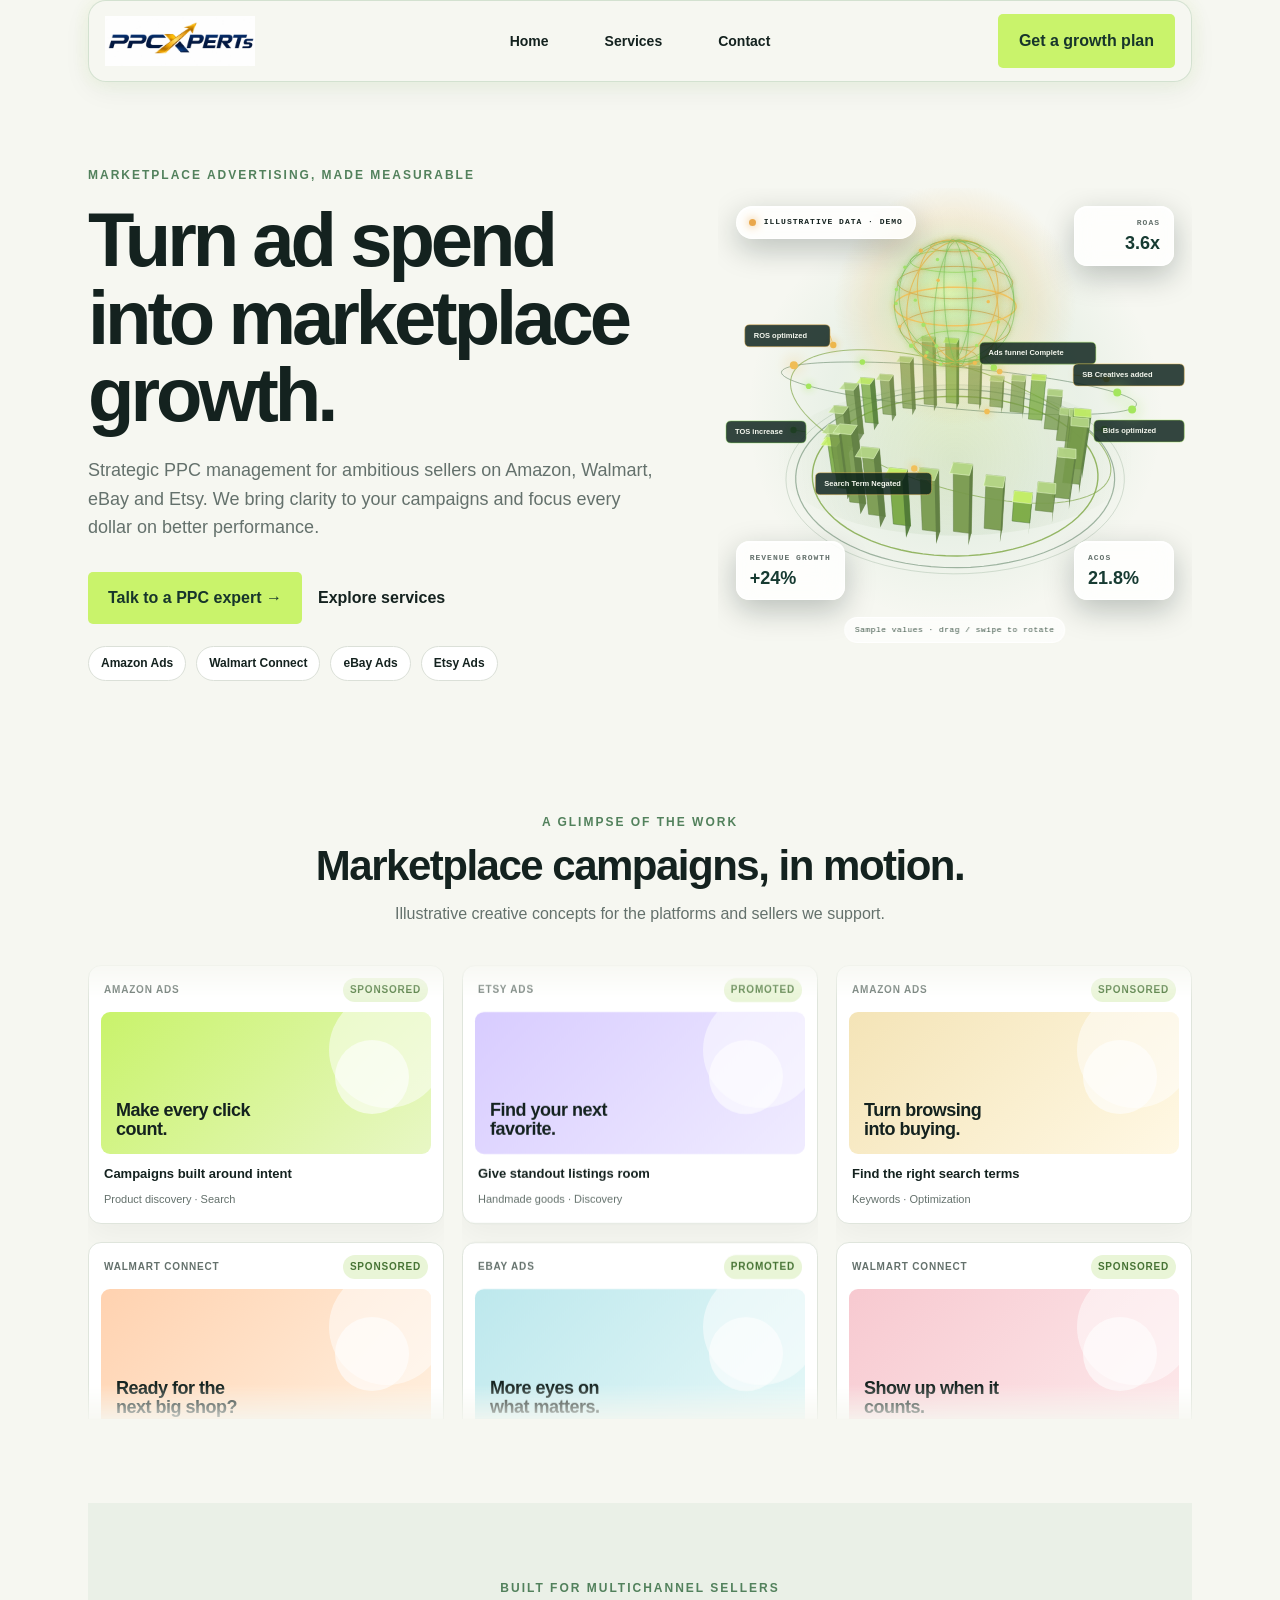
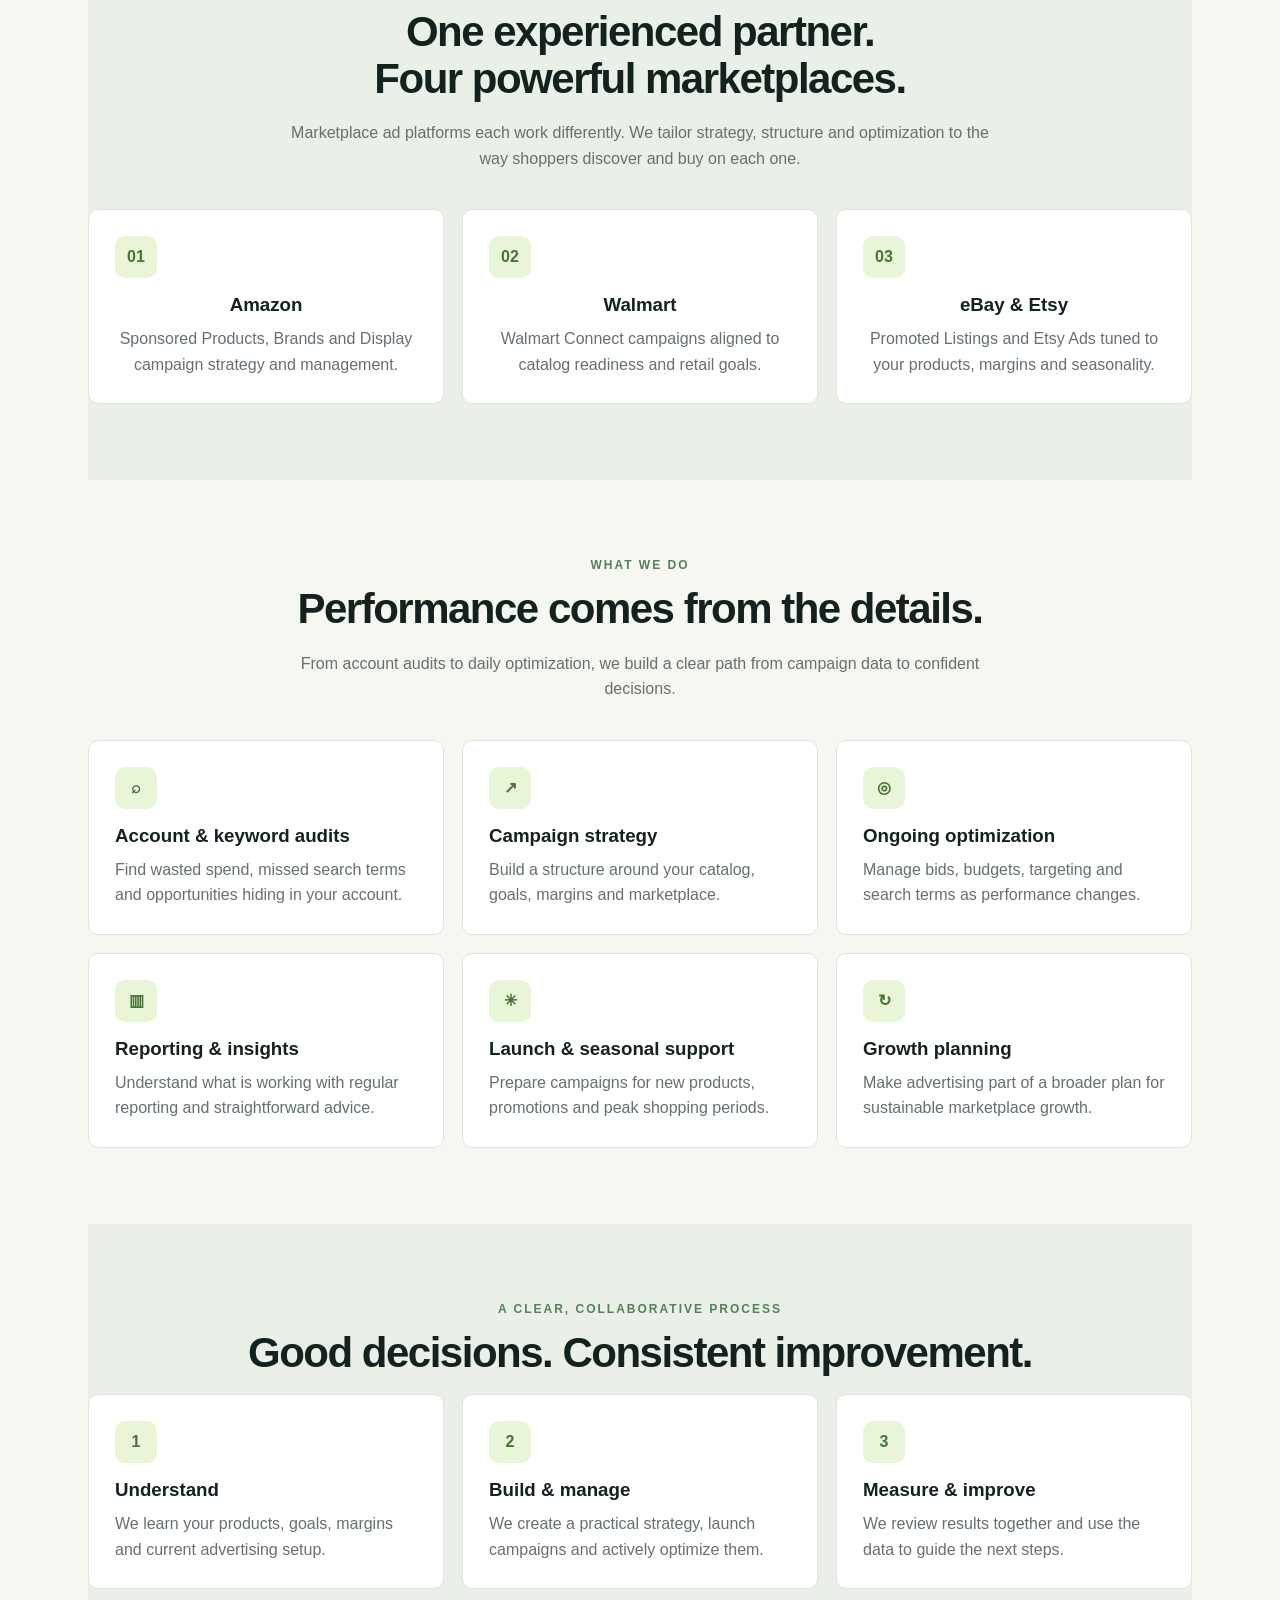
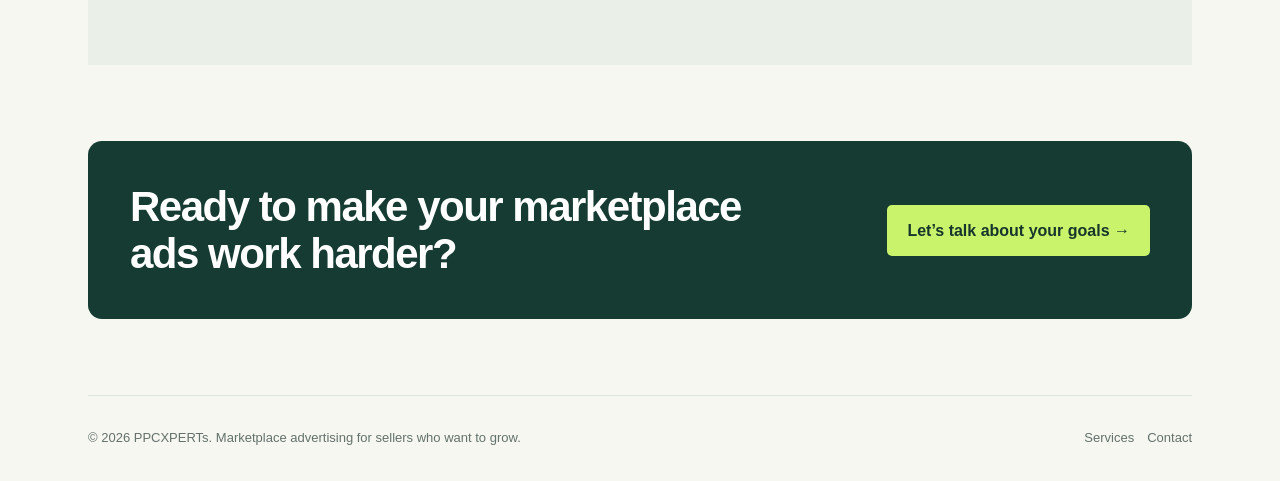
<file: index.html>
<!doctype html><html lang="en"><head><meta charset="utf-8"><meta name="viewport" content="width=device-width,initial-scale=1"><link rel="icon" href="favicon.ico" sizes="any"><link rel="shortcut icon" href="favicon.ico"><link rel="icon" type="image/png" sizes="16x16" href="favicon-16x16.png"><link rel="icon" type="image/png" sizes="32x32" href="favicon-32x32.png"><link rel="apple-touch-icon" sizes="180x180" href="apple-touch-icon.png"><link rel="manifest" href="site.webmanifest"><meta name="theme-color" content="#ffffff"><title>PPCXPERTs | Marketplace Ads That Grow</title><meta name="description" content="PPCXPERTs manages marketplace advertising for Amazon, Walmart, eBay and Etsy sellers."><style>
:root{--ink:#14221f;--muted:#64716c;--paper:#f6f7f1;--green:#c9f36b;--dark:#153b32;--line:#dfe5dc}*{box-sizing:border-box}body{margin:0;background:var(--paper);color:var(--ink);font:16px/1.6 Inter,Arial,sans-serif}a{color:inherit;text-decoration:none}.wrap{max-width:1160px;margin:auto;padding:0 28px}header{height:82px;padding:0 16px;display:grid;grid-template-columns:1fr auto 1fr;align-items:center;justify-content:space-between;border-bottom:1px solid var(--line)}.logo{grid-column:1;grid-row:1;display:block;width:150px;flex-shrink:0;line-height:0}.logo img{display:block;width:100%;height:auto;max-height:52px;object-fit:contain}nav{grid-column:2;grid-row:1;display:flex;justify-content:center;gap:34px;align-items:center;font-weight:650;font-size:14px}.btn{display:inline-block;padding:13px 20px;background:var(--green);border-radius:5px;font-weight:800;color:#17352b}.header-cta{grid-column:3;grid-row:1;justify-self:end;white-space:nowrap}.hero{padding:84px 0 76px;display:grid;grid-template-columns:1.1fr .9fr;gap:50px;align-items:center}.eyebrow{font-size:12px;letter-spacing:2px;text-transform:uppercase;font-weight:800;color:#52815c}.hero h1{font-size:clamp(46px,6vw,76px);line-height:1.02;letter-spacing:-4px;margin:16px 0 22px}.hero p{font-size:18px;color:var(--muted);max-width:570px}.hero .actions{display:flex;gap:16px;align-items:center;margin-top:30px}.textlink{font-weight:750}.visual.scene-visual{min-height:470px;border-radius:18px;padding:0;color:white;position:relative;overflow:hidden;isolation:isolate;background:transparent;cursor:grab;touch-action:pan-y;user-select:none;-webkit-user-select:none;box-shadow:none}.visual.scene-visual:active{cursor:grabbing}.scene-visual:before{content:"";position:absolute;z-index:0;width:min(90%,420px);aspect-ratio:1;border-radius:50%;left:50%;top:48%;transform:translate(-50%,-50%);background:radial-gradient(circle,rgba(201,243,107,.16) 0%,rgba(84,166,109,.08) 42%,transparent 70%);pointer-events:none}.scene-canvas{position:absolute;inset:0;z-index:1;width:100%;height:100%;display:block}.scene-badge,.scene-chip,.scene-hint{position:absolute;z-index:2;color:var(--ink);background:rgba(255,255,255,.82);border:1px solid #ffffffd9;backdrop-filter:blur(12px) saturate(150%);-webkit-backdrop-filter:blur(12px) saturate(150%);box-shadow:0 10px 30px #071b1640,inset 0 1px 0 #ffffff}.scene-badge{top:18px;left:18px;display:flex;align-items:center;gap:8px;border-radius:30px;padding:9px 12px;font-family:ui-monospace,Consolas,monospace;font-size:8px;font-weight:800;letter-spacing:1px}.scene-dot{width:7px;height:7px;border-radius:50%;background:#e9a74c;box-shadow:0 0 10px #e9a74c}.scene-chip{display:flex;flex-direction:column;gap:3px;min-width:100px;padding:10px 13px;border-radius:13px;pointer-events:none;animation:sceneChipBob 6s ease-in-out infinite}.scene-chip small{display:block;color:#64716c;font-family:ui-monospace,Consolas,monospace;font-size:8px;font-weight:700;letter-spacing:1px;text-transform:uppercase}.scene-chip strong{display:block;color:#173b32;font-size:18px;line-height:1.2;font-weight:850}.scene-stat{right:18px;top:18px;text-align:right}.scene-growth{left:18px;bottom:58px;animation-delay:-2s}.scene-acos{right:18px;bottom:58px;animation-delay:-4s}.scene-hint{left:50%;bottom:15px;transform:translateX(-50%);border-radius:30px;padding:6px 10px;font-family:ui-monospace,Consolas,monospace;font-size:8px;letter-spacing:.45px;white-space:nowrap;background:rgba(255,255,255,.7);color:#40584a;box-shadow:none}.scene-visual:focus-visible{outline:3px solid var(--green);outline-offset:4px}@keyframes sceneChipBob{50%{translate:0 -5px}}@media(max-width:760px){.visual.scene-visual{min-height:360px;border-radius:16px}.scene-badge{top:12px;left:12px;padding:8px 10px;font-size:7px}.scene-stat{right:12px;top:12px}.scene-growth{left:12px;bottom:52px}.scene-acos{right:12px;bottom:52px}.scene-hint{bottom:12px;padding:5px 8px;font-size:7px}.scene-chip{min-width:88px;padding:8px 10px}.scene-chip strong{font-size:16px}}@media(max-width:390px){.visual.scene-visual{min-height:330px}.scene-badge{max-width:48%;font-size:6.5px;letter-spacing:.6px}.scene-chip{min-width:82px}.scene-chip strong{font-size:15px}.scene-hint{font-size:6.5px}}@media(prefers-reduced-motion:reduce){.scene-chip{animation:none}}.platforms{display:flex;gap:10px;flex-wrap:wrap;margin-top:22px}.pill{padding:7px 12px;border:1px solid #dbe0d8;border-radius:30px;background:#fff;font-weight:700;font-size:12px}.section{padding:76px 0}.center{text-align:center}.center h2,.section h2{font-size:42px;line-height:1.12;letter-spacing:-1.5px;margin:10px 0 18px}.lead{color:var(--muted);max-width:700px;margin:0 auto 38px}.cards{display:grid;grid-template-columns:repeat(3,1fr);gap:18px}.card{background:#fff;border:1px solid var(--line);padding:26px;border-radius:10px}.card h3{margin:12px 0 6px}.card p{margin:0;color:var(--muted)}.icon{width:42px;height:42px;border-radius:10px;background:#e9f5d7;display:grid;place-items:center;font-weight:900;color:#477435}.proof{background:#eaf0e7}.quotes{display:grid;grid-template-columns:repeat(3,1fr);gap:18px}.quote{background:white;padding:24px;border-radius:10px}.quote p{font-size:16px}.quote b{display:block;margin-top:18px}.band{background:var(--dark);color:white;border-radius:14px;padding:42px;display:flex;justify-content:space-between;align-items:center;gap:24px}.band h2{margin:0;max-width:650px}.footer{padding:32px 0;color:var(--muted);border-top:1px solid var(--line);font-size:13px}.footrow{display:flex;justify-content:space-between;gap:20px}@media(max-width:760px){nav{gap:14px}.hero{grid-template-columns:1fr;padding:55px 0}.hero h1{letter-spacing:-2px}.cards,.quotes{grid-template-columns:1fr}.band{display:block}.band .btn{margin-top:22px}.center h2,.section h2{font-size:34px}}@media(max-width:470px){header{height:auto;padding:18px 0;grid-template-columns:1fr auto;grid-template-rows:auto auto;row-gap:12px}.logo{grid-column:1;grid-row:1}nav{grid-column:1 / -1;grid-row:2;justify-content:space-between;margin-top:0}.header-cta{grid-column:2;grid-row:1;padding:10px 13px;font-size:13px}}@media(max-width:390px){.logo{width:132px}.header-cta{padding:9px 10px;font-size:11px}}

/* Cascading campaign creative wall */
.creative-section{padding:56px 0 76px}
.creative-intro{text-align:center;max-width:680px;margin:0 auto 30px}
.creative-intro h2{margin:10px 0 12px}
.creative-intro p{color:var(--muted);margin:0}
.creative-wall{height:470px;display:grid;grid-template-columns:repeat(3,minmax(0,1fr));gap:18px;overflow:hidden;padding:8px 0;position:relative;mask-image:linear-gradient(to bottom,transparent,#000 9%,#000 91%,transparent)}
.creative-column{overflow:hidden}
.creative-track{display:flex;flex-direction:column;gap:0;will-change:transform}
.creative-column:nth-child(1) .creative-track{animation:creative-rise 30s linear infinite}
.creative-column:nth-child(2) .creative-track{animation:creative-fall 36s linear infinite}
.creative-column:nth-child(3) .creative-track{animation:creative-rise 33s linear infinite}
.creative-wall:hover .creative-track{animation-play-state:paused}
@keyframes creative-rise{to{transform:translateY(-50%)}}
@keyframes creative-fall{from{transform:translateY(-50%)}to{transform:translateY(0)}}
.creative-card{background:#fff;border:1px solid var(--line);border-radius:13px;padding:12px;margin-bottom:18px;box-shadow:0 12px 30px #14221f0b}
.creative-topline{display:flex;justify-content:space-between;align-items:center;font-size:10px;font-weight:800;letter-spacing:.08em;text-transform:uppercase;color:var(--muted);margin:0 3px 10px}
.creative-topline b{color:#477435;background:#e9f5d7;padding:4px 7px;border-radius:20px}
.ad-art{height:142px;border-radius:9px;position:relative;overflow:hidden;padding:15px;display:flex;align-items:flex-end}
.ad-art:before{content:"";position:absolute;width:116px;height:116px;border-radius:50%;right:-14px;top:-20px;background:#ffffff80}
.ad-art:after{content:"";position:absolute;width:74px;height:74px;border-radius:50%;right:22px;top:28px;background:#ffffff9c}
.ad-art strong{position:relative;z-index:1;max-width:145px;font-size:18px;line-height:1.05;letter-spacing:-.5px}
.art-green{background:linear-gradient(135deg,#c9f36b,#e8f7c5)}
.art-lilac{background:linear-gradient(135deg,#d8ccff,#f0ecff)}
.art-peach{background:linear-gradient(135deg,#ffd2b0,#fff0df)}
.art-blue{background:linear-gradient(135deg,#bde8ed,#e6f8f8)}
.art-cream{background:linear-gradient(135deg,#f4e4b7,#fff8e4)}
.art-rose{background:linear-gradient(135deg,#f7c9d0,#fde9eb)}
.creative-caption{padding:10px 3px 1px}
.creative-caption strong{display:block;font-size:13px}
.creative-caption span{font-size:11px;color:var(--muted)}
@media(max-width:760px){.creative-wall{height:390px;grid-template-columns:repeat(2,minmax(0,1fr));gap:12px}.creative-column:nth-child(3){display:none}.ad-art{height:120px}.creative-section{padding:38px 0 58px}}
@media(prefers-reduced-motion:reduce){.creative-track{animation:none!important;transform:none!important}.creative-wall{mask-image:none}}
nav a{display:inline-block;position:relative;transform-origin:center;transition:transform .24s cubic-bezier(.2,.8,.2,1),color .2s ease}nav a:hover,nav a:focus-visible{transform:scale(1.3);z-index:2}@media(prefers-reduced-motion:reduce){nav a{transition:none}}nav a{padding:8px 10px;border:1px solid transparent;border-radius:999px;transition:transform .24s cubic-bezier(.2,.8,.2,1),color .2s ease,border-color .2s ease,box-shadow .2s ease,background-color .2s ease}nav a:hover,nav a:focus-visible{border-color:rgba(123,181,77,.75);background:rgba(201,243,107,.14);box-shadow:0 0 8px rgba(125,188,81,.45),0 0 18px rgba(125,188,81,.28),inset 0 0 7px rgba(201,243,107,.2)}@media(prefers-reduced-motion:reduce){nav a{transition:none}}.header-cta{transition:transform .24s cubic-bezier(.2,.8,.2,1),box-shadow .22s ease,border-color .22s ease; border:1px solid transparent}.header-cta:hover,.header-cta:focus-visible{transform:scale(1.06);border-color:rgba(98,150,57,.65);box-shadow:0 0 8px rgba(125,188,81,.5),0 0 20px rgba(125,188,81,.32),inset 0 0 7px rgba(255,255,255,.42)}@media(prefers-reduced-motion:reduce){.header-cta{transition:none}}header{position:sticky;top:0;z-index:100;background:rgba(246,247,241,.94);backdrop-filter:blur(14px);-webkit-backdrop-filter:blur(14px)}@media(max-width:470px){header{top:0}}@media(prefers-reduced-motion:reduce){header{scroll-behavior:auto}}
header{border:1px solid rgba(92,151,91,.22);border-bottom-color:rgba(92,151,91,.22);border-radius:18px;box-shadow:0 8px 28px rgba(21,59,50,.06),0 0 18px rgba(201,243,107,.12);transition:box-shadow .25s ease,border-color .25s ease,transform .25s ease}@media(hover:hover){header:hover{border-color:rgba(92,151,91,.52);box-shadow:0 10px 32px rgba(21,59,50,.1),0 0 24px rgba(201,243,107,.35);transform:translateY(-1px)}}header:focus-within{border-color:rgba(92,151,91,.52);box-shadow:0 10px 32px rgba(21,59,50,.1),0 0 24px rgba(201,243,107,.35)}@media(max-width:470px){header{padding:12px;border-radius:14px}}@media(prefers-reduced-motion:reduce){header{transition:none}header:hover{transform:none}}</style></head><body><div class="wrap"><header><a class="logo" href="index.html" aria-label="PPCXPERTs home"><img src="Website%20Logo.jpeg" alt="PPCXPERTs"></a><nav><a href="index.html">Home</a><a href="services.html">Services</a><a href="contact.html">Contact</a></nav><a class="btn header-cta" href="contact.html">Get a growth plan</a></header><main><section class="hero"><div><div class="eyebrow">Marketplace advertising, made measurable</div><h1>Turn ad spend into marketplace growth.</h1><p>Strategic PPC management for ambitious sellers on Amazon, Walmart, eBay and Etsy. We bring clarity to your campaigns and focus every dollar on better performance.</p><div class="actions"><a class="btn" href="contact.html">Talk to a PPC expert →</a><a class="textlink" href="services.html">Explore services</a></div><div class="platforms"><span class="pill">Amazon Ads</span><span class="pill">Walmart Connect</span><span class="pill">eBay Ads</span><span class="pill">Etsy Ads</span></div></div><div class="visual scene-visual" role="img" aria-label="Interactive 3D marketplace performance illustration with rotating bars and orbit callouts for bids optimized, search terms negated, TOS increase, ROS optimized, ads funnel complete, and SB creatives added. The performance values are illustrative. Drag or use the arrow keys to rotate." tabindex="0"><canvas class="scene-canvas" aria-hidden="true"></canvas><div class="scene-badge"><span class="scene-dot"></span>ILLUSTRATIVE DATA · DEMO</div><div class="scene-chip scene-stat"><small>ROAS</small><strong class="scene-number" data-count="3.6" data-suffix="x" data-decimals="1">3.6x</strong></div><div class="scene-chip scene-growth"><small>Revenue growth</small><strong class="scene-number" data-count="24" data-prefix="+" data-suffix="%">+24%</strong></div><div class="scene-chip scene-acos"><small>ACoS</small><strong class="scene-number" data-count="21.8" data-suffix="%" data-decimals="1">21.8%</strong></div><div class="scene-hint">Sample values · drag / swipe to rotate</div></div></section>
<section class="section creative-section">
<div class="creative-intro"><div class="eyebrow">A glimpse of the work</div><h2>Marketplace campaigns, in motion.</h2><p>Illustrative creative concepts for the platforms and sellers we support.</p></div>
<div class="creative-wall" role="img" aria-label="Illustrative marketplace ad concepts moving in cascading columns">
<div class="creative-column"><div class="creative-track">
<article class="creative-card"><div class="creative-topline"><span>Amazon Ads</span><b>Sponsored</b></div><div class="ad-art art-green"><strong>Make every click count.</strong></div><div class="creative-caption"><strong>Campaigns built around intent</strong><span>Product discovery · Search</span></div></article>
<article class="creative-card"><div class="creative-topline"><span>Walmart Connect</span><b>Sponsored</b></div><div class="ad-art art-peach"><strong>Ready for the next big shop?</strong></div><div class="creative-caption"><strong>Reach shoppers at the shelf</strong><span>Retail media · Growth</span></div></article>
<article class="creative-card"><div class="creative-topline"><span>Amazon Ads</span><b>Sponsored</b></div><div class="ad-art art-green"><strong>Make every click count.</strong></div><div class="creative-caption"><strong>Campaigns built around intent</strong><span>Product discovery · Search</span></div></article>
<article class="creative-card"><div class="creative-topline"><span>Walmart Connect</span><b>Sponsored</b></div><div class="ad-art art-peach"><strong>Ready for the next big shop?</strong></div><div class="creative-caption"><strong>Reach shoppers at the shelf</strong><span>Retail media · Growth</span></div></article>
</div></div>
<div class="creative-column"><div class="creative-track">
<article class="creative-card"><div class="creative-topline"><span>Etsy Ads</span><b>Promoted</b></div><div class="ad-art art-lilac"><strong>Find your next favorite.</strong></div><div class="creative-caption"><strong>Give standout listings room</strong><span>Handmade goods · Discovery</span></div></article>
<article class="creative-card"><div class="creative-topline"><span>eBay Ads</span><b>Promoted</b></div><div class="ad-art art-blue"><strong>More eyes on what matters.</strong></div><div class="creative-caption"><strong>Visibility with a purpose</strong><span>Promoted listings · Reach</span></div></article>
<article class="creative-card"><div class="creative-topline"><span>Etsy Ads</span><b>Promoted</b></div><div class="ad-art art-lilac"><strong>Find your next favorite.</strong></div><div class="creative-caption"><strong>Give standout listings room</strong><span>Handmade goods · Discovery</span></div></article>
<article class="creative-card"><div class="creative-topline"><span>eBay Ads</span><b>Promoted</b></div><div class="ad-art art-blue"><strong>More eyes on what matters.</strong></div><div class="creative-caption"><strong>Visibility with a purpose</strong><span>Promoted listings · Reach</span></div></article>
</div></div>
<div class="creative-column"><div class="creative-track">
<article class="creative-card"><div class="creative-topline"><span>Amazon Ads</span><b>Sponsored</b></div><div class="ad-art art-cream"><strong>Turn browsing into buying.</strong></div><div class="creative-caption"><strong>Find the right search terms</strong><span>Keywords · Optimization</span></div></article>
<article class="creative-card"><div class="creative-topline"><span>Walmart Connect</span><b>Sponsored</b></div><div class="ad-art art-rose"><strong>Show up when it counts.</strong></div><div class="creative-caption"><strong>Smarter seasonal planning</strong><span>Retail moments · Strategy</span></div></article>
<article class="creative-card"><div class="creative-topline"><span>Amazon Ads</span><b>Sponsored</b></div><div class="ad-art art-cream"><strong>Turn browsing into buying.</strong></div><div class="creative-caption"><strong>Find the right search terms</strong><span>Keywords · Optimization</span></div></article>
<article class="creative-card"><div class="creative-topline"><span>Walmart Connect</span><b>Sponsored</b></div><div class="ad-art art-rose"><strong>Show up when it counts.</strong></div><div class="creative-caption"><strong>Smarter seasonal planning</strong><span>Retail moments · Strategy</span></div></article>
</div></div>
</div>
</section><section class="section center proof"><div class="eyebrow">Built for multichannel sellers</div><h2>One experienced partner.<br>Four powerful marketplaces.</h2><p class="lead">Marketplace ad platforms each work differently. We tailor strategy, structure and optimization to the way shoppers discover and buy on each one.</p><div class="cards"><article class="card"><div class="icon">01</div><h3>Amazon</h3><p>Sponsored Products, Brands and Display campaign strategy and management.</p></article><article class="card"><div class="icon">02</div><h3>Walmart</h3><p>Walmart Connect campaigns aligned to catalog readiness and retail goals.</p></article><article class="card"><div class="icon">03</div><h3>eBay & Etsy</h3><p>Promoted Listings and Etsy Ads tuned to your products, margins and seasonality.</p></article></div></section><section class="section"><div class="center"><div class="eyebrow">What we do</div><h2>Performance comes from the details.</h2><p class="lead">From account audits to daily optimization, we build a clear path from campaign data to confident decisions.</p></div><div class="cards"><article class="card"><div class="icon">⌕</div><h3>Account & keyword audits</h3><p>Find wasted spend, missed search terms and opportunities hiding in your account.</p></article><article class="card"><div class="icon">↗</div><h3>Campaign strategy</h3><p>Build a structure around your catalog, goals, margins and marketplace.</p></article><article class="card"><div class="icon">◎</div><h3>Ongoing optimization</h3><p>Manage bids, budgets, targeting and search terms as performance changes.</p></article><article class="card"><div class="icon">▥</div><h3>Reporting & insights</h3><p>Understand what is working with regular reporting and straightforward advice.</p></article><article class="card"><div class="icon">✳</div><h3>Launch & seasonal support</h3><p>Prepare campaigns for new products, promotions and peak shopping periods.</p></article><article class="card"><div class="icon">↻</div><h3>Growth planning</h3><p>Make advertising part of a broader plan for sustainable marketplace growth.</p></article></div></section><section class="section proof"><div class="center"><div class="eyebrow">A clear, collaborative process</div><h2>Good decisions. Consistent improvement.</h2></div><div class="cards"><article class="card"><div class="icon">1</div><h3>Understand</h3><p>We learn your products, goals, margins and current advertising setup.</p></article><article class="card"><div class="icon">2</div><h3>Build & manage</h3><p>We create a practical strategy, launch campaigns and actively optimize them.</p></article><article class="card"><div class="icon">3</div><h3>Measure & improve</h3><p>We review results together and use the data to guide the next steps.</p></article></div></section><section class="section"><div class="band"><h2>Ready to make your marketplace ads work harder?</h2><a class="btn" href="contact.html">Let’s talk about your goals →</a></div></section></main><footer class="footer"><div class="footrow"><span>© 2026 PPCXPERTs. Marketplace advertising for sellers who want to grow.</span><span><a href="services.html">Services</a>　<a href="contact.html">Contact</a></span></div></footer></div><script>
(function(){
  var scene=document.querySelector(".scene-visual");
  var canvas=document.querySelector(".scene-canvas");
  if(!scene||!canvas)return;
  var ctx=canvas.getContext("2d",{alpha:true});
  if(!ctx)return;
  var w=0,h=0,dpr=1,rotation=-0.35,tilt=0.58,sphereRotation=0,sphereOffset=0,sphereTarget=0,nextSphereMove=0,dragging=false,lastX=0,lastY=0,raf=0,visible=true,resizeObserver;
  var reduced=window.matchMedia("(prefers-reduced-motion: reduce)").matches;
  var camera=8.5;
  function animateNumbers(){
    var nums=scene.querySelectorAll("[data-count]");
    nums.forEach(function(el){
      var target=parseFloat(el.getAttribute("data-count"))||0;
      var dec=parseInt(el.getAttribute("data-decimals")||"0",10);
      var pre=el.getAttribute("data-prefix")||"",suf=el.getAttribute("data-suffix")||"";
      function paint(value){el.textContent=pre+(dec?value.toFixed(dec):String(Math.round(value)))+suf;}
      if(reduced){paint(target);return;}
      var start=null,duration=1100;
      function tick(now){
        if(start===null)start=now;
        var p=Math.min((now-start)/duration,1),ease=1-Math.pow(1-p,3);
        paint(target*ease);
        if(p<1)requestAnimationFrame(tick);else paint(target);
      }
      requestAnimationFrame(tick);
    });
  }
  function resize(){
    var box=scene.getBoundingClientRect();
    w=Math.max(1,box.width);h=Math.max(1,box.height);
    dpr=Math.min(window.devicePixelRatio||1,1.6);
    canvas.width=Math.round(w*dpr);canvas.height=Math.round(h*dpr);
    ctx.setTransform(dpr,0,0,dpr,0,0);
    schedule();
  }
  function project(x,y,z){
    var c=Math.cos(rotation),s=Math.sin(rotation);
    var rx=x*c+z*s,rz=-x*s+z*c;
    var ct=Math.cos(tilt),st=Math.sin(tilt);
    var py=y*ct-rz*st,pz=y*st+rz*ct;
    var perspective=camera/(camera-pz);
    var unit=Math.min(w,h)*(w<520?0.14:0.158);
    return {x:w*0.5+rx*unit*perspective,y:h*0.58-py*unit*perspective,z:pz};
  }
  function path3(points,color,width,alpha){
    if(!points.length)return;
    ctx.beginPath();
    for(var i=0;i<points.length;i++){
      var p=project(points[i][0],points[i][1],points[i][2]);
      if(i===0)ctx.moveTo(p.x,p.y);else ctx.lineTo(p.x,p.y);
    }
    ctx.strokeStyle=color;ctx.lineWidth=width;ctx.globalAlpha=alpha;ctx.stroke();ctx.globalAlpha=1;
  }
  function ellipse3(radius,y,color,lineWidth,alpha,phase){
    var pts=[];
    for(var i=0;i<=96;i++){
      var a=i/96*Math.PI*2+(phase||0);
      pts.push([Math.cos(a)*radius,y,Math.sin(a)*radius]);
    }
    path3(pts,color,lineWidth,alpha);
  }
  function polygon(points,fill,stroke,alpha){
    ctx.beginPath();
    for(var i=0;i<points.length;i++){
      var p=points[i];
      if(i===0)ctx.moveTo(p.x,p.y);else ctx.lineTo(p.x,p.y);
    }
    ctx.closePath();ctx.globalAlpha=alpha;ctx.fillStyle=fill;ctx.fill();
    if(stroke){ctx.strokeStyle=stroke;ctx.lineWidth=.55;ctx.stroke();}
    ctx.globalAlpha=1;
  }
  function drawBox(x,z,height,index,depthAlpha){
    var sx=.115,sz=.115;
    var raw=[[-sx,0,-sz],[sx,0,-sz],[sx,0,sz],[-sx,0,sz],[-sx,height,-sz],[sx,height,-sz],[sx,height,sz],[-sx,height,sz]];
    var p=raw.map(function(v){return project(x+v[0],v[1],z+v[2]);});
    var green=index%4===0;
    var front=green?"#c9f36b":"#b7d889";
    var side=green?"#77a83e":"#77994c";
    var dark=green?"#4e7836":"#607e43";
    var alpha=Math.max(.55,Math.min(.98,depthAlpha));
    polygon([p[0],p[1],p[5],p[4]],side,dark,alpha);
    polygon([p[1],p[2],p[6],p[5]],dark,null,alpha);
    polygon([p[4],p[5],p[6],p[7]],front,"#edffd2",alpha);
  }
  function drawOrb(){
    var sphereCenterY=2.25+sphereOffset;
    var center=project(0,sphereCenterY,0),r=Math.min(w,h)*.12;
    var glow=ctx.createRadialGradient(center.x-r*.18,center.y-r*.2,2,center.x,center.y,r*2.15);
    glow.addColorStop(0,"rgba(210,255,129,.44)");
    glow.addColorStop(.36,"rgba(143,204,76,.22)");
    glow.addColorStop(.68,"rgba(231,174,72,.15)");
    glow.addColorStop(1,"rgba(231,174,72,0)");
    ctx.fillStyle=glow;ctx.beginPath();ctx.arc(center.x,center.y,r*2.15,0,Math.PI*2);ctx.fill();
    var sphereR=.78,spinC=Math.cos(sphereRotation),spinS=Math.sin(sphereRotation);
    var core=ctx.createRadialGradient(center.x-r*.28,center.y-r*.3,1,center.x,center.y,r);
    core.addColorStop(0,"rgba(231,255,190,.24)");
    core.addColorStop(.58,"rgba(117,185,72,.1)");
    core.addColorStop(1,"rgba(224,172,72,.09)");
    ctx.fillStyle=core;ctx.beginPath();ctx.arc(center.x,center.y,r,0,Math.PI*2);ctx.fill();
    function sphereProject(x,y,z){
      return project(x*spinC+z*spinS,sphereCenterY+y,-x*spinS+z*spinC);
    }
    function spherePath(points,color,width,alpha){
      if(!points.length)return;
      ctx.beginPath();
      for(var i=0;i<points.length;i++){
        var p=sphereProject(points[i][0],points[i][1],points[i][2]);
        if(i===0)ctx.moveTo(p.x,p.y);else ctx.lineTo(p.x,p.y);
      }
      ctx.strokeStyle=color;ctx.lineWidth=width;ctx.globalAlpha=alpha;
      ctx.shadowColor=color;ctx.shadowBlur=width>1?7:4;ctx.stroke();
      ctx.shadowBlur=0;ctx.globalAlpha=1;
    }
    for(var lat=-3;lat<=3;lat++){
      var phi=lat*Math.PI/8,rr=sphereR*Math.cos(phi),yy=sphereR*Math.sin(phi),pts=[];
      for(var j=0;j<=64;j++){
        var a=j/64*Math.PI*2;
        pts.push([rr*Math.cos(a),yy,rr*Math.sin(a)]);
      }
      var latitudeColor=lat===0?"#f2c45f":(Math.abs(lat)%2===0?"#91d35c":"#c6a34d");
      spherePath(pts,latitudeColor,lat===0?1.45:.95,lat===0?.96:.76);
    }
    for(var mer=0;mer<12;mer++){
      var theta=mer/12*Math.PI*2,mp=[];
      for(var k=0;k<=48;k++){
        var q=-Math.PI/2+k/48*Math.PI;
        mp.push([sphereR*Math.cos(q)*Math.cos(theta),sphereR*Math.sin(q),sphereR*Math.cos(q)*Math.sin(theta)]);
      }
      spherePath(mp,mer%3===0?"#e4b650":"#79bd58",mer%3===0?1.05:.82,mer%3===0?.83:.72);
    }
    for(var n=0;n<22;n++){
      var lat2=-1.05+(n%7)*.34,lon=(Math.floor(n/7)*Math.PI/3)+(n%3)*.18;
      var node=sphereProject(sphereR*Math.cos(lat2)*Math.cos(lon),sphereR*Math.sin(lat2),sphereR*Math.cos(lat2)*Math.sin(lon));
      ctx.beginPath();ctx.arc(node.x,node.y,n%5===0?2.2:1.7,0,Math.PI*2);
      ctx.fillStyle=n%4===0?"#f1bd54":"#a4e36a";
      ctx.shadowColor=ctx.fillStyle;ctx.shadowBlur=n%4===0?9:7;ctx.fill();ctx.shadowBlur=0;
    }
  }
  function drawCallout(node,label,bx,by,side,accent){
    var fontSize=w<430?6.5:7.5,boxW=Math.max(74,label.length*fontSize*.69+18),boxH=w<430?19:22;
    accent=accent||"#8fd65a";
    bx=Math.max(8,Math.min(w-boxW-8,bx));by=Math.max(66,Math.min(h-boxH-110,by));
    var edgeX=side>0?bx:bx+boxW,edgeY=by+boxH/2;
    ctx.beginPath();ctx.moveTo(node.x,node.y);ctx.lineTo(edgeX,edgeY);
    ctx.strokeStyle=accent;ctx.globalAlpha=.72;ctx.shadowColor=accent;ctx.shadowBlur=6;ctx.lineWidth=1;ctx.stroke();ctx.shadowBlur=0;ctx.globalAlpha=1;
    ctx.beginPath();ctx.arc(node.x,node.y,3.2,0,Math.PI*2);ctx.fillStyle=accent;
    ctx.shadowColor=accent;ctx.shadowBlur=10;ctx.fill();ctx.shadowBlur=0;
    ctx.beginPath();ctx.moveTo(bx+5,by);ctx.lineTo(bx+boxW-5,by);ctx.quadraticCurveTo(bx+boxW,by,bx+boxW,by+5);
    ctx.lineTo(bx+boxW,by+boxH-5);ctx.quadraticCurveTo(bx+boxW,by+boxH,bx+boxW-5,by+boxH);
    ctx.lineTo(bx+5,by+boxH);ctx.quadraticCurveTo(bx,by+boxH,bx,by+boxH-5);
    ctx.lineTo(bx,by+5);ctx.quadraticCurveTo(bx,by,bx+5,by);ctx.closePath();
    ctx.fillStyle="rgba(8,30,24,.82)";ctx.fill();ctx.strokeStyle=accent;ctx.globalAlpha=.58;ctx.lineWidth=.8;ctx.stroke();ctx.globalAlpha=1;
    ctx.font="700 "+fontSize+"px Arial,sans-serif";ctx.textBaseline="middle";ctx.fillStyle="#f5f8ef";
    ctx.fillText(label,bx+9,by+boxH/2,boxW-18);
  }
  var orbitLabels=["Bids optimized","Search Term Negated","TOS increase","ROS optimized","Ads funnel Complete","SB Creatives added"];
  var orbitColors=["#a5e85e","#f1c05b","#86d65a","#edb64c","#a5e85e","#f1c05b"];
  function drawOrbitCallouts(){
    var t=performance.now()*.001;
    for(var i=0;i<orbitLabels.length;i++){
      var phase=i/orbitLabels.length*Math.PI*2+t*.27+Math.sin(t*(.48+i*.035)+i*1.7)*.12;
      var x=2.48*Math.cos(phase),z=1.72*Math.sin(phase),y=1.08+.28*Math.sin(phase*2+i*.25);
      var node=project(x,y,z);
      var fontSize=w<430?6.5:7.5,boxW=Math.max(74,orbitLabels[i].length*fontSize*.69+18),boxH=w<430?19:22;
      var dx=node.x-w*.5,dy=node.y-h*.48,dist=Math.max(1,Math.sqrt(dx*dx+dy*dy));
      var bx=node.x+dx/dist*(boxW*.5+10)-boxW*.5;
      var by=node.y+dy/dist*(boxH*.5+8)-boxH*.5;
      drawCallout(node,orbitLabels[i],bx,by,dx<0?-1:1,orbitColors[i]);
    }
  }
  function draw(){
    if(!w||!h)return;
    ctx.clearRect(0,0,w,h);
    var base=project(0,0,0);
    var platform=ctx.createRadialGradient(base.x,base.y,2,base.x,base.y,Math.min(w,h)*.38);
    platform.addColorStop(0,"#709b5226");platform.addColorStop(1,"#709b5200");
    ctx.fillStyle=platform;ctx.beginPath();ctx.ellipse(base.x,base.y,Math.min(w,h)*.38,Math.min(w,h)*.16,0,0,Math.PI*2);ctx.fill();
    ellipse3(2.35,.05,"#62866a",1.2,.58,0);
    ellipse3(2.12,.02,"#80a947",1.4,.82,0);
    ellipse3(2.48,.08,"#789779",.65,.42,.02);
    var orbit=[];
    for(var oi=0;oi<=100;oi++){
      var oa=oi/100*Math.PI*2;
      orbit.push([2.45*Math.cos(oa),1.28+.45*Math.sin(oa+rotation*.7),1.55*Math.sin(oa)]);
    }
    path3(orbit,"#66866a",.9,.66);
    var orbit2=[];
    for(var o2=0;o2<=100;o2++){
      var ob=o2/100*Math.PI*2;
      orbit2.push([2.28*Math.cos(ob+1.4),.78+.62*Math.sin(ob),1.85*Math.sin(ob+1.4)]);
    }
    path3(orbit2,"#83a94d",1.05,.7);
    var bars=[];
    for(var b=0;b<28;b++){
      var a=b/28*Math.PI*2;
      var height=.42+.42*(.5+.5*Math.sin(b*1.37))+ .48*(.5+.5*Math.cos(b*.61+1));
      var bx=1.78*Math.cos(a),bz=1.78*Math.sin(a);
      bars.push({x:bx,z:bz,height:height,index:b,depth:project(bx,0,bz).z});
    }
    bars.sort(function(a,b){return a.depth-b.depth;});
    for(var bi=0;bi<bars.length;bi++){
      var item=bars[bi],alpha=.68+.3*((item.depth+2.2)/4.4);
      drawBox(item.x,item.z,item.height,item.index,alpha);
    }
    drawOrb();
    drawOrbitCallouts();
    var nodeTime=performance.now()*.001;
    for(var m=0;m<7;m++){
      var ang=m/7*Math.PI*2+nodeTime*(.18+(m%4)*.035)+rotation*.12;
      var pos=project(2.48*Math.cos(ang),1.28+.45*Math.sin(ang+rotation*.7),1.55*Math.sin(ang));
      var nodeColor=m%2===0?"#a4e65d":"#f0bd56";
      ctx.beginPath();ctx.arc(pos.x,pos.y,m%3===0?4:2.8,0,Math.PI*2);
      ctx.fillStyle=nodeColor;ctx.shadowColor=nodeColor;ctx.shadowBlur=m%3===0?15:9;ctx.fill();ctx.shadowBlur=0;
    }
  }
  function frame(){
    raf=0;
    if(!visible||document.hidden)return;
    if(!reduced){
      var now=performance.now();
      if(!dragging)rotation+=.003;
      sphereRotation-=.012;
      if(!nextSphereMove)nextSphereMove=now+700;
      if(now>=nextSphereMove){
        sphereTarget=(Math.random()<.5?-1:1)*(.12+Math.random()*.2);
        nextSphereMove=now+850+Math.random()*1750;
      }
      sphereOffset+=(sphereTarget-sphereOffset)*.035;
    }
    draw();
    if(!reduced)raf=requestAnimationFrame(frame);
  }
  function schedule(){if(!raf&&visible&&!document.hidden)raf=requestAnimationFrame(frame);}
  var observer;
  if("IntersectionObserver" in window){
    observer=new IntersectionObserver(function(entries){
      visible=entries[0].isIntersecting;
      if(visible)schedule();else if(raf){cancelAnimationFrame(raf);raf=0;}
    },{threshold:.05});
    observer.observe(scene);
  }
  if("ResizeObserver" in window){resizeObserver=new ResizeObserver(resize);resizeObserver.observe(scene);}else window.addEventListener("resize",resize);
  document.addEventListener("visibilitychange",function(){if(document.hidden&&raf){cancelAnimationFrame(raf);raf=0;}else schedule();});
  scene.addEventListener("pointerdown",function(e){
    dragging=true;lastX=e.clientX;lastY=e.clientY;
    if(scene.setPointerCapture)scene.setPointerCapture(e.pointerId);
    scene.classList.add("is-dragging");
  });
  scene.addEventListener("pointermove",function(e){
    if(!dragging)return;
    rotation+=(e.clientX-lastX)*.009;
    tilt=Math.max(.32,Math.min(.88,tilt+(e.clientY-lastY)*.003));
    lastX=e.clientX;lastY=e.clientY;schedule();
  });
  function endDrag(){dragging=false;scene.classList.remove("is-dragging");}
  scene.addEventListener("pointerup",endDrag);
  scene.addEventListener("pointercancel",endDrag);
  scene.addEventListener("keydown",function(e){
    if(e.key==="ArrowLeft"){rotation-=.15;e.preventDefault();schedule();}
    else if(e.key==="ArrowRight"){rotation+=.15;e.preventDefault();schedule();}
    else if(e.key==="ArrowUp"){tilt=Math.max(.32,tilt-.06);e.preventDefault();schedule();}
    else if(e.key==="ArrowDown"){tilt=Math.min(.88,tilt+.06);e.preventDefault();schedule();}
  });
  resize();
  if("IntersectionObserver" in window){
    var numberObserver=new IntersectionObserver(function(entries){
      if(entries[0].isIntersecting){animateNumbers();numberObserver.disconnect();}
    },{threshold:.25});
    numberObserver.observe(scene);
  }else animateNumbers();
})();
</script></body></html>
</file>
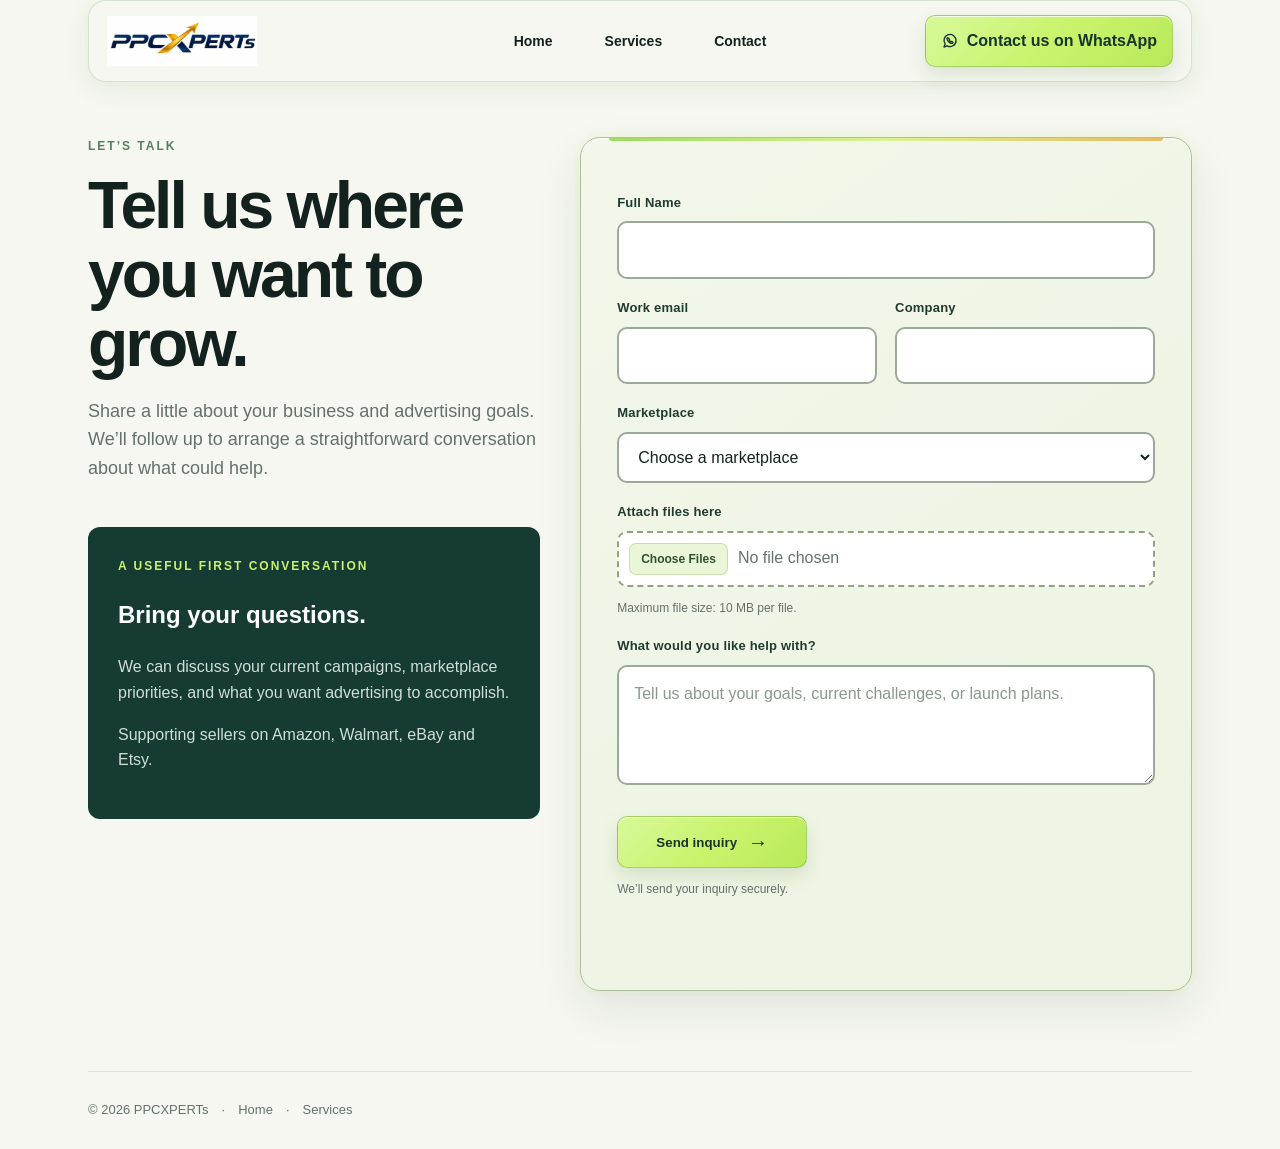
<file: contact.html>
<!doctype html><html lang="en"><head><meta charset="utf-8"><meta name="viewport" content="width=device-width,initial-scale=1"><link rel="icon" href="favicon.ico" sizes="any"><link rel="shortcut icon" href="favicon.ico"><link rel="icon" type="image/png" sizes="16x16" href="favicon-16x16.png"><link rel="icon" type="image/png" sizes="32x32" href="favicon-32x32.png"><link rel="apple-touch-icon" sizes="180x180" href="apple-touch-icon.png"><link rel="manifest" href="site.webmanifest"><meta name="theme-color" content="#ffffff"><title>Contact | PPCXPERTs</title><meta name="description" content="Talk with PPCXPERTs about advertising on Amazon, Walmart, eBay and Etsy."><style>:root{--ink:#14221f;--muted:#64716c;--paper:#f6f7f1;--green:#c9f36b;--dark:#153b32;--line:#dfe5dc}*{box-sizing:border-box}body{margin:0;background:var(--paper);color:var(--ink);font:16px/1.6 Inter,Arial,sans-serif}a{color:inherit;text-decoration:none}.wrap{max-width:1160px;margin:auto;padding:0 28px}header{padding:20px 0;display:grid;grid-template-columns:1fr auto 1fr;justify-content:space-between;align-items:center;border-bottom:1px solid var(--line)}.logo{display:block;width:150px;flex-shrink:0;line-height:0}.logo img{display:block;width:100%;height:auto;max-height:52px;object-fit:contain}nav{display:flex;justify-content:center;gap:30px;font-weight:700;font-size:14px}.hero{padding:70px 0 40px;max-width:760px}.eyebrow{font-size:12px;letter-spacing:2px;text-transform:uppercase;font-weight:800;color:#52815c}h1{font-size:clamp(42px,6vw,66px);letter-spacing:-3px;line-height:1.05;margin:15px 0}.muted{font-size:18px;color:var(--muted)}.layout{display:grid;grid-template-columns:.8fr 1.2fr;gap:40px;padding-bottom:80px}.panel{background:#153b32;color:#fff;border-radius:12px;padding:30px;height:max-content}.panel p{color:#d0ded7}.card{background:white;border:1px solid var(--line);border-radius:12px;padding:30px}label{display:block;font-weight:700;font-size:13px;margin:16px 0 7px}input,select,textarea{width:100%;padding:13px;border:1px solid #ccd5cb;border-radius:5px;font:inherit;background:#fff;color:#14221f}textarea{min-height:120px;resize:vertical}.row{display:grid;grid-template-columns:1fr 1fr;gap:14px}.btn{border:0;padding:14px 20px;background:#c9f36b;border-radius:5px;font-weight:800;color:#17352b;margin-top:20px;cursor:pointer}small{display:block;color:var(--muted);margin-top:12px}.foot{padding:28px 0;border-top:1px solid var(--line);color:var(--muted);font-size:13px}@media(max-width:700px){header{display:block}nav{justify-content:space-between;margin-top:15px}.layout{grid-template-columns:1fr}.row{grid-template-columns:1fr}.hero{padding-top:50px}}nav a{display:inline-block;position:relative;transform-origin:center;transition:transform .24s cubic-bezier(.2,.8,.2,1),color .2s ease}nav a:hover,nav a:focus-visible{transform:scale(1.3);z-index:2}@media(prefers-reduced-motion:reduce){nav a{transition:none}}nav a{padding:8px 10px;border:1px solid transparent;border-radius:999px;transition:transform .24s cubic-bezier(.2,.8,.2,1),color .2s ease,border-color .2s ease,box-shadow .2s ease,background-color .2s ease}nav a:hover,nav a:focus-visible{border-color:rgba(123,181,77,.75);background:rgba(201,243,107,.14);box-shadow:0 0 8px rgba(125,188,81,.45),0 0 18px rgba(125,188,81,.28),inset 0 0 7px rgba(201,243,107,.2)}@media(prefers-reduced-motion:reduce){nav a{transition:none}}header{position:sticky;top:0;z-index:100;background:rgba(246,247,241,.94);backdrop-filter:blur(14px);-webkit-backdrop-filter:blur(14px)}.file-list{list-style:none;padding:0;margin:8px 0 0}.file-list li{display:flex;justify-content:space-between;align-items:center;gap:12px;padding:8px 10px;margin-top:6px;background:#f6f7f1;border:1px solid var(--line);border-radius:5px;font-size:13px}.file-list button{margin:0;padding:4px 9px;border:1px solid #ccd5cb;border-radius:4px;background:#fff;color:#14221f;cursor:pointer;font:inherit}.file-list button:hover{background:#e9f5d7}.contact-layout{display:grid;grid-template-columns:minmax(0,.85fr) minmax(0,1.15fr);align-items:start;gap:40px;padding:55px 0 80px}.contact-copy .hero{padding:0 0 26px;max-width:none}.contact-layout .card{margin:0}@media(max-width:700px){.contact-layout{grid-template-columns:1fr;gap:24px;padding:45px 0 60px}.contact-copy .hero{padding:0 0 20px}}.btn.submit-button{position:relative;display:inline-flex;align-items:center;justify-content:center;gap:11px;min-width:190px;min-height:52px;padding:14px 22px;border:1px solid rgba(107,157,57,.45);border-radius:10px;background:linear-gradient(135deg,#d7f99a 0%,#c9f36b 52%,#b9e95a 100%);box-shadow:0 8px 18px rgba(73,116,46,.16),inset 0 1px 0 rgba(255,255,255,.75);overflow:hidden;transition:transform .2s ease,box-shadow .2s ease,filter .2s ease}.btn.submit-button::before{content:"";position:absolute;inset:0;background:linear-gradient(110deg,transparent 15%,rgba(255,255,255,.55) 50%,transparent 85%);transform:translateX(-130%);transition:transform .55s ease;pointer-events:none}.btn.submit-button:hover{transform:translateY(-2px);box-shadow:0 12px 25px rgba(73,116,46,.24),0 0 18px rgba(201,243,107,.3),inset 0 1px 0 rgba(255,255,255,.8);filter:saturate(1.08)}.btn.submit-button:hover::before{transform:translateX(130%)}.btn.submit-button:focus-visible{outline:3px solid rgba(82,129,92,.45);outline-offset:3px}.btn.submit-button:disabled{cursor:progress;opacity:.94;transform:none}.submit-spinner{width:17px;height:17px;flex:0 0 17px;border:2px solid rgba(23,53,43,.3);border-top-color:#17352b;border-right-color:transparent;border-radius:50%;animation:submit-spin .72s linear infinite}.button-arrow{font-size:20px;line-height:1;transition:transform .2s ease}.btn.submit-button:hover .button-arrow{transform:translateX(3px)}@keyframes submit-spin{to{transform:rotate(360deg)}}@media(prefers-reduced-motion:reduce){.btn.submit-button,.btn.submit-button::before,.button-arrow{transition:none}.submit-spinner{animation:none;opacity:.6}}header{position:sticky;top:0;z-index:100;padding:14px 18px;display:grid;grid-template-columns:1fr auto 1fr;align-items:center;justify-content:space-between;border:1px solid rgba(92,151,91,.22);border-radius:18px;background:rgba(246,247,241,.94);backdrop-filter:blur(14px);-webkit-backdrop-filter:blur(14px);box-shadow:0 8px 28px rgba(21,59,50,.06),0 0 18px rgba(201,243,107,.12);animation:nav-pop-in .7s cubic-bezier(.2,.8,.2,1) both;transition:box-shadow .25s ease,border-color .25s ease,transform .25s ease}@media(hover:hover){header:hover{border-color:rgba(92,151,91,.52);box-shadow:0 10px 32px rgba(21,59,50,.1),0 0 24px rgba(201,243,107,.35);transform:translateY(-1px)}}@keyframes nav-pop-in{0%{opacity:0;transform:translateY(-14px) scale(.985);filter:blur(4px)}100%{opacity:1;transform:translateY(0) scale(1);filter:blur(0)}}@media(max-width:700px){header{grid-template-columns:1fr auto;row-gap:12px;padding:12px;border-radius:14px}.logo{grid-column:1;grid-row:1}nav{grid-column:1/-1;grid-row:2;justify-content:space-between;margin-top:0}}@media(prefers-reduced-motion:reduce){header{animation:none;transition:none}header:hover{transform:none}}.header-cta{grid-column:3;grid-row:1;justify-self:end;display:inline-flex;align-items:center;justify-content:center;gap:8px;white-space:nowrap;margin:0;padding:12px 15px;border:1px solid rgba(107,157,57,.45);border-radius:10px;background:linear-gradient(135deg,#d7f99a 0%,#c9f36b 52%,#b9e95a 100%);box-shadow:0 8px 18px rgba(73,116,46,.16),inset 0 1px 0 rgba(255,255,255,.75);font-weight:800;transition:transform .24s cubic-bezier(.2,.8,.2,1),box-shadow .22s ease,border-color .22s ease}.header-cta svg{flex:0 0 18px}.header-cta:hover,.header-cta:focus-visible{transform:scale(1.05);border-color:rgba(98,150,57,.65);box-shadow:0 0 8px rgba(125,188,81,.5),0 0 20px rgba(125,188,81,.32),inset 0 0 7px rgba(255,255,255,.42)}.header-cta:focus-visible{outline:3px solid rgba(82,129,92,.4);outline-offset:3px}@media(max-width:700px){.header-cta{grid-column:2;grid-row:1;max-width:170px;white-space:normal;margin:0;padding:9px 10px;font-size:12px;line-height:1.2;gap:6px;text-align:center}}@media(max-width:390px){.logo{width:clamp(104px,34vw,132px)}.header-cta{max-width:calc(100vw - 194px);padding:8px 7px;font-size:11px;gap:5px}}@media(prefers-reduced-motion:reduce){.header-cta{transition:none}}.contact-layout form.card{position:relative;padding:clamp(24px,3vw,36px);border:1px solid rgba(113,158,81,.28);border-radius:20px;background:linear-gradient(145deg,rgba(255,255,255,.99),rgba(248,251,241,.98));box-shadow:0 18px 46px rgba(20,34,31,.08),0 0 0 5px rgba(201,243,107,.07),inset 0 1px 0 #fff;transition:transform .25s ease,box-shadow .25s ease,border-color .25s ease}.contact-layout form.card:before{content:"";position:absolute;top:0;left:28px;right:28px;height:3px;border-radius:0 0 8px 8px;background:linear-gradient(90deg,#96d654,#d8f384,#e5b654);opacity:.9}@media(hover:hover){.contact-layout form.card:hover{transform:translateY(-2px);border-color:rgba(113,158,81,.42);box-shadow:0 22px 52px rgba(20,34,31,.11),0 0 0 5px rgba(201,243,107,.1),inset 0 1px 0 #fff}}.contact-layout form.card:focus-within{border-color:rgba(101,158,68,.55);box-shadow:0 18px 46px rgba(20,34,31,.09),0 0 0 5px rgba(201,243,107,.14),inset 0 1px 0 #fff}.contact-layout form.card label{margin:19px 0 8px;color:#203c30;font-size:13px;letter-spacing:.015em}.contact-layout form.card input:not([type=file]),.contact-layout form.card select,.contact-layout form.card textarea{padding:14px 15px;border:1px solid #d7e1d3;border-radius:10px;background:linear-gradient(180deg,#fff,#fbfcf8);box-shadow:inset 0 1px 2px rgba(20,34,31,.035);transition:border-color .2s ease,box-shadow .2s ease,background .2s ease}.contact-layout form.card input:not([type=file]):hover,.contact-layout form.card select:hover,.contact-layout form.card textarea:hover{border-color:#a9c68d}.contact-layout form.card input:not([type=file]):focus-visible,.contact-layout form.card select:focus-visible,.contact-layout form.card textarea:focus-visible{outline:3px solid rgba(201,243,107,.4);outline-offset:1px;border-color:#78a653;background:#fff;box-shadow:0 0 0 4px rgba(201,243,107,.12),0 4px 12px rgba(20,34,31,.06)}.contact-layout form.card input::placeholder,.contact-layout form.card textarea::placeholder{color:#8a978e}.contact-layout form.card input[type=file]{width:100%;padding:10px;border:1px dashed #b7cba8;border-radius:10px;background:#f8fbf3;color:#64716c;transition:border-color .2s ease,background .2s ease}.contact-layout form.card input[type=file]:hover{border-color:#83b45b;background:#f3f9e9}.contact-layout form.card input[type=file]::file-selector-button{margin-right:10px;padding:8px 11px;border:1px solid rgba(102,151,61,.26);border-radius:8px;background:#eaf6d7;color:#31532c;font:700 12px Inter,Arial,sans-serif;cursor:pointer}.contact-layout form.card .row{gap:18px}.contact-layout form.card small{font-size:12px;line-height:1.5}.contact-layout form.card #submit-status{min-height:1.5em;color:#37683e;font-weight:700}.contact-layout form.card .submit-button{margin-top:24px}@media(max-width:700px){.contact-layout form.card{padding:24px 20px;border-radius:16px}.contact-layout form.card:before{left:20px;right:20px}}@media(prefers-reduced-motion:reduce){.contact-layout form.card,.contact-layout form.card input,.contact-layout form.card select,.contact-layout form.card textarea,.contact-layout form.card input[type=file]{transition:none}.contact-layout form.card:hover{transform:none}}.contact-layout form.card{border:1px solid #aebf9f;background:linear-gradient(145deg,#f2f7e9,#edf4e3);box-shadow:0 18px 46px rgba(20,34,31,.09),0 0 0 5px rgba(201,243,107,.08),inset 0 1px 0 #fff}.contact-layout form.card input:not([type=file]),.contact-layout form.card select,.contact-layout form.card textarea{border:2px solid #9da998;border-radius:4px;background:#fff;box-shadow:none}.contact-layout form.card input:not([type=file]):hover,.contact-layout form.card select:hover,.contact-layout form.card textarea:hover{border-color:#688b55;box-shadow:0 0 0 2px rgba(104,139,85,.1)}.contact-layout form.card input:not([type=file]):focus-visible,.contact-layout form.card select:focus-visible,.contact-layout form.card textarea:focus-visible{border-color:#477a39;outline:3px solid rgba(201,243,107,.46);outline-offset:1px;box-shadow:0 0 0 4px rgba(201,243,107,.15)}.contact-layout form.card input[type=file]{border:2px dashed #8fa47c;border-radius:4px;background:#fff}.contact-layout form.card input[type=file]:hover{border-color:#5f8d42;background:#fbfff6}.contact-layout form.card input[type=file]::file-selector-button{border-radius:3px}.contact-layout form.card input:not([type=file]),.contact-layout form.card select,.contact-layout form.card textarea,.contact-layout form.card input[type=file]{border-radius:10px}.contact-layout form.card input[type=file]::file-selector-button{border-radius:7px}</style></head><body><div class="wrap"><header><a class="logo" href="index.html" aria-label="PPCXPERTs home"><img src="Website%20Logo.jpeg" alt="PPCXPERTs"></a><nav><a href="index.html">Home</a><a href="services.html">Services</a><a href="contact.html">Contact</a></nav><a class="btn header-cta whatsapp-cta" href="https://wa.me/923455255464" target="_blank" rel="noopener noreferrer"><svg viewBox="0 0 24 24" width="18" height="18" fill="none" stroke="currentColor" stroke-width="1.8" stroke-linecap="round" stroke-linejoin="round" aria-hidden="true"><path d="M20 11.5a8 8 0 0 1-11.8 7L4 20l1.5-4.1A8 8 0 1 1 20 11.5Z"/><path d="M9 8.5c.2-.4.5-.4.8-.4l.5.1 1.1 2.1-.5.6c.5 1 1.2 1.7 2.2 2.2l.6-.6 2.1 1.1.1.5c0 .3 0 .6-.4.8-.7.4-1.7.6-3.3-.2a10 10 0 0 1-3.7-3.7c-.8-1.6-.6-2.6-.2-3.3Z"/></svg><span>Contact us on WhatsApp</span></a></header><main><section class="contact-layout"><div class="contact-copy"><section class="hero"><div class="eyebrow">Let’s talk</div><h1>Tell us where you want to grow.</h1><p class="muted">Share a little about your business and advertising goals. We’ll follow up to arrange a straightforward conversation about what could help.</p></section><aside class="panel"><div class="eyebrow" style="color:#c9f36b">A useful first conversation</div><h2>Bring your questions.</h2><p>We can discuss your current campaigns, marketplace priorities, and what you want advertising to accomplish.</p><p>Supporting sellers on Amazon, Walmart, eBay and Etsy.</p></aside></div><form class="card" action="mailto:aftabalampk12@gmail.com" method="post" enctype="text/plain"><label for="full-name">Full Name</label><input id="full-name" name="name" autocomplete="name" required><div class="row"><div><label for="email">Work email</label><input id="email" type="email" name="email" autocomplete="email" required></div><div><label for="company">Company</label><input id="company" name="company" autocomplete="organization"></div></div><label for="market">Marketplace</label><select id="market" name="marketplace"><option>Choose a marketplace</option><option>Amazon</option><option>Walmart</option><option>eBay</option><option>Etsy</option><option>Multiple marketplaces</option></select><label for="attachments">Attach files here</label><input id="attachments" name="attachments" type="file" accept=".pdf,.doc,.docx,.txt,.xls,.xlsx,.jpg,.jpeg,.png,application/pdf,application/msword,application/vnd.openxmlformats-officedocument.wordprocessingml.document,text/plain,application/vnd.ms-excel,application/vnd.openxmlformats-officedocument.spreadsheetml.sheet,image/jpeg,image/png" multiple><small>Maximum file size: 10 MB per file.</small><small id="file-error" role="alert" style="color:#a12622"></small><ul id="file-list" class="file-list" aria-live="polite"></ul><label for="message">What would you like help with?</label><textarea id="message" name="message" placeholder="Tell us about your goals, current challenges, or launch plans." required></textarea><button class="btn submit-button" type="submit"><span>Send inquiry</span><span class="button-arrow" aria-hidden="true">→</span></button><small>We’ll send your inquiry securely.</small><p id="submit-status" role="status" aria-live="polite"></p></form></section></main><footer class="foot">© 2026 PPCXPERTs　·　<a href="index.html">Home</a>　·　<a href="services.html">Services</a></footer><script>(function(){var input=document.getElementById("attachments"),list=document.getElementById("file-list"),error=document.getElementById("file-error");if(!input||!list||!error)return;var selected=[],maxSize=10*1024*1024,maxFiles=5;function render(){list.replaceChildren();selected.forEach(function(file,index){var li=document.createElement("li"),name=document.createElement("span"),remove=document.createElement("button");name.textContent=file.name+" ("+(file.size/1024).toFixed(1)+" KB)";remove.type="button";remove.textContent="Remove";remove.setAttribute("aria-label","Remove "+file.name);remove.addEventListener("click",function(){selected.splice(index,1);sync();});li.append(name,remove);list.appendChild(li);});}function sync(){var transfer=new DataTransfer();selected.forEach(function(file){transfer.items.add(file);});input.files=transfer.files;render();}input.addEventListener("change",function(){error.textContent="";Array.from(input.files).forEach(function(file){if(file.size>maxSize){error.textContent=file.name+" is larger than 10 MB and was not attached.";return;}if(!selected.some(function(existing){return existing.name===file.name&&existing.size===file.size&&existing.lastModified===file.lastModified;})){if(selected.length>=maxFiles){error.textContent="You can attach a maximum of 5 files.";return;}selected.push(file);}});sync();});})();</script><script>(function(){var form=document.querySelector("form.card"),status=document.getElementById("submit-status");if(!form||!status)return;form.addEventListener("submit",async function(event){event.preventDefault();status.textContent="";var submit=form.querySelector('button[type="submit"]');submit.disabled=true;submit.classList.add("is-sending");submit.setAttribute("aria-busy","true");submit.innerHTML='<span class="submit-spinner" aria-hidden="true"></span><span>Sending…</span>';try{var payload=new FormData();payload.append("name",form.querySelector('[name="name"]').value.trim());payload.append("email",form.querySelector('[name="email"]').value.trim());payload.append("company",form.querySelector('[name="company"]').value.trim());var marketplace=form.querySelector('[name="marketplace"]').value;if(marketplace==="Choose a marketplace")marketplace="";payload.append("marketplace",marketplace);payload.append("message",form.querySelector('[name="message"]').value.trim());Array.from(document.getElementById("attachments").files).forEach(function(file){payload.append("attachments",file,file.name);});var response=await fetch("https://newcliententries.aftabalampk12.workers.dev/",{method:"POST",body:payload});var result=await response.json();if(!response.ok||!result.success)throw new Error(result.error||"Submission failed");if(result.savedToGoogleSheets===false||result.emailNotificationSent===false){var issues=[];if(result.savedToGoogleSheets===false)issues.push("Google Sheets sync failed: "+(result.sheetsError||result.warning||"please contact us"));if(result.emailNotificationSent===false)issues.push("email notification failed: "+(result.emailNotificationError||"please contact us"));status.textContent="Your inquiry was saved to Cloudflare, but "+issues.join("; ")+". Reference: "+(result.id||"unavailable")+". You may contact us directly if needed.";}else{status.textContent="Thanks! Your inquiry has been sent.";}form.reset();var list=document.getElementById("file-list");if(list)list.replaceChildren();}catch(error){status.textContent="We couldn’t send your inquiry. Please try again later.";console.error(error);}finally{submit.disabled=false;submit.classList.remove("is-sending");submit.removeAttribute("aria-busy");submit.innerHTML='<span>Send inquiry</span><span class="button-arrow" aria-hidden="true">→</span>';}});})();</script></div></body></html>
</file>
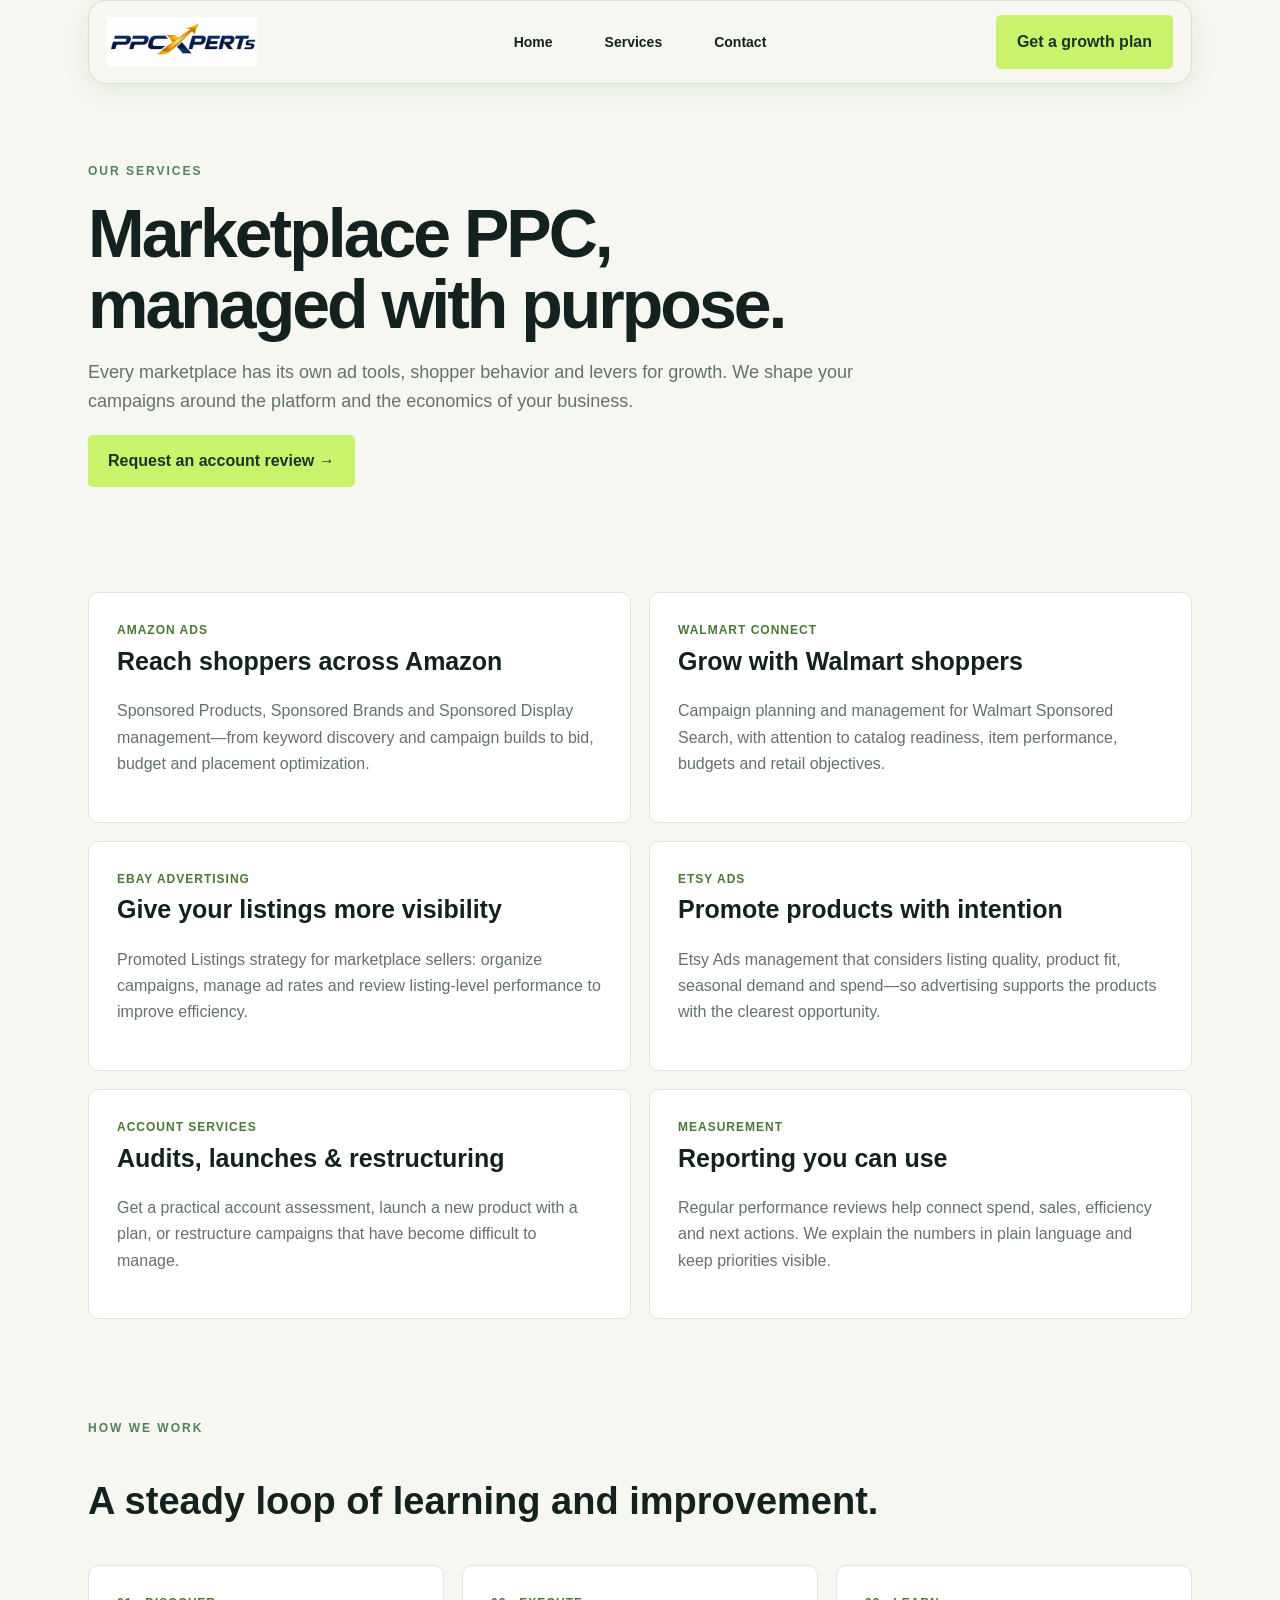
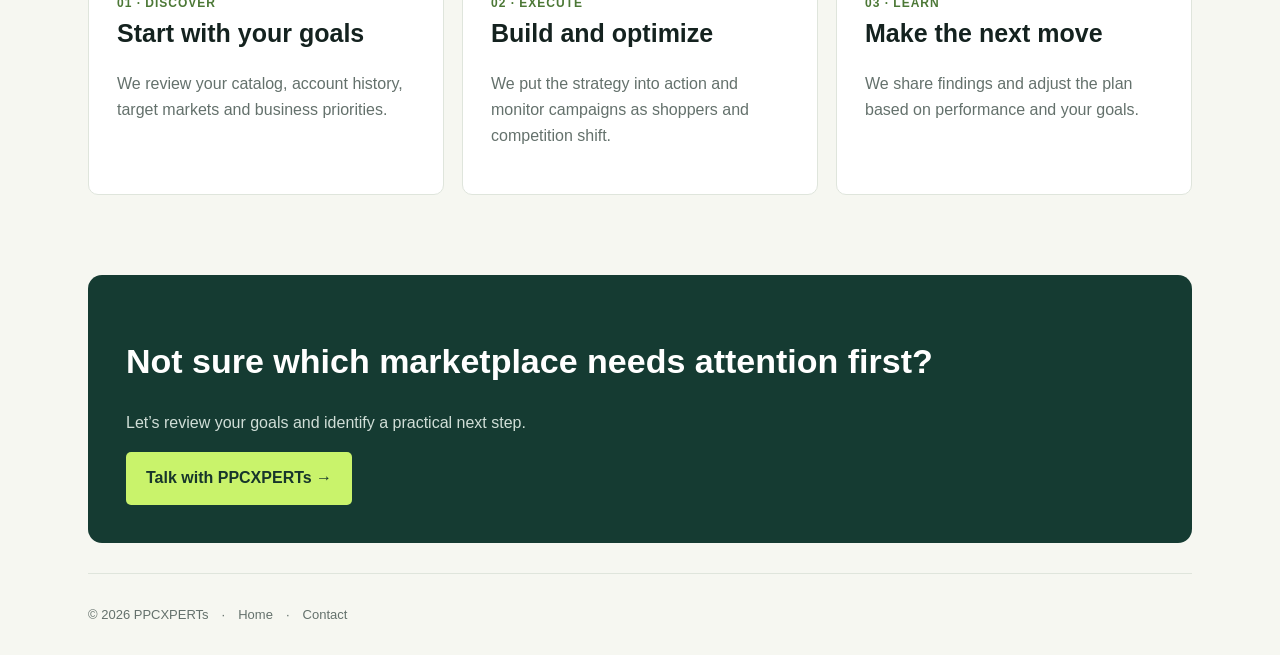
<file: services.html>
<!doctype html><html lang="en"><head><meta charset="utf-8"><meta name="viewport" content="width=device-width,initial-scale=1"><link rel="icon" href="favicon.ico" sizes="any"><link rel="shortcut icon" href="favicon.ico"><link rel="icon" type="image/png" sizes="16x16" href="favicon-16x16.png"><link rel="icon" type="image/png" sizes="32x32" href="favicon-32x32.png"><link rel="apple-touch-icon" sizes="180x180" href="apple-touch-icon.png"><link rel="manifest" href="site.webmanifest"><meta name="theme-color" content="#ffffff"><title>Services | PPCXPERTs</title><meta name="description" content="Marketplace PPC services for Amazon, Walmart, eBay and Etsy sellers."><style>:root{--ink:#14221f;--muted:#64716c;--paper:#f6f7f1;--green:#c9f36b;--dark:#153b32;--line:#dfe5dc}*{box-sizing:border-box}body{margin:0;background:var(--paper);color:var(--ink);font:16px/1.65 Inter,Arial,sans-serif}a{color:inherit;text-decoration:none}.wrap{max-width:1160px;margin:auto;padding:0 28px}header{position:relative;padding:14px 18px;display:grid;grid-template-columns:1fr auto 1fr;align-items:center;justify-content:space-between;border:1px solid rgba(92,151,91,.22);border-radius:18px;background:rgba(255,255,255,.68);box-shadow:0 8px 28px rgba(21,59,50,.06),0 0 18px rgba(201,243,107,.12);animation:nav-pop-in .7s cubic-bezier(.2,.8,.2,1) both;transition:box-shadow .25s ease,border-color .25s ease,transform .25s ease}header:hover{border-color:rgba(92,151,91,.52);box-shadow:0 10px 32px rgba(21,59,50,.1),0 0 24px rgba(201,243,107,.35);transform:translateY(-1px)}@keyframes nav-pop-in{0%{opacity:0;transform:translateY(-14px) scale(.985);filter:blur(4px)}100%{opacity:1;transform:translateY(0) scale(1);filter:blur(0)}}.logo{display:block;width:150px;flex-shrink:0;line-height:0}.logo img{display:block;width:100%;height:auto;max-height:52px;object-fit:contain}.header-cta{grid-column:3;justify-self:end;white-space:nowrap}nav{display:flex;justify-content:center;gap:30px;font-weight:700;font-size:14px}nav a{position:relative;padding:8px 4px;transition:color .2s ease,text-shadow .2s ease}nav a:hover,nav a:focus-visible{color:#39734e;text-shadow:0 0 12px rgba(114,184,78,.38)}.btn{display:inline-block;padding:13px 20px;background:var(--green);border-radius:5px;font-weight:800;color:#17352b}.hero{padding:78px 0 55px;max-width:800px}.eyebrow{font-size:12px;letter-spacing:2px;text-transform:uppercase;font-weight:800;color:#52815c}.hero h1{font-size:clamp(42px,6vw,68px);line-height:1.04;letter-spacing:-3px;margin:16px 0}.hero p,.muted{font-size:18px;color:var(--muted)}section{padding:50px 0}.grid{display:grid;grid-template-columns:repeat(2,1fr);gap:18px}.card{background:#fff;border:1px solid var(--line);border-radius:10px;padding:28px}.card h2{margin:0 0 8px;font-size:25px}.card p{color:var(--muted)}.tag{font-size:12px;color:#4c7836;font-weight:800;letter-spacing:1px;text-transform:uppercase}.dark{background:var(--dark);color:white;border-radius:14px;padding:38px;margin:30px 0}.dark p{color:#d0ded7}.dark h2{font-size:34px;line-height:1.2}.steps{display:grid;grid-template-columns:repeat(3,1fr);gap:18px}.foot{padding:30px 0;border-top:1px solid var(--line);color:var(--muted);font-size:13px}@media(max-width:650px){header{grid-template-columns:1fr auto;row-gap:12px;padding:12px;border-radius:14px}.logo{grid-column:1;grid-row:1}.header-cta{grid-column:2;grid-row:1;padding:10px 13px;font-size:13px}nav{grid-column:1/-1;grid-row:2;justify-content:space-between;margin-top:0}.grid,.steps{grid-template-columns:1fr}.hero{padding-top:50px}}@media(prefers-reduced-motion:reduce){header{animation:none;transition:none}header:hover{transform:none}nav a{transition:none}}
nav a{display:inline-block;position:relative;transform-origin:center;transition:transform .24s cubic-bezier(.2,.8,.2,1),color .2s ease}nav a:hover,nav a:focus-visible{transform:scale(1.3);z-index:2}@media(prefers-reduced-motion:reduce){nav a{transition:none}}nav a{padding:8px 10px;border:1px solid transparent;border-radius:999px;transition:transform .24s cubic-bezier(.2,.8,.2,1),color .2s ease,border-color .2s ease,box-shadow .2s ease,background-color .2s ease}nav a:hover,nav a:focus-visible{border-color:rgba(123,181,77,.75);background:rgba(201,243,107,.14);box-shadow:0 0 8px rgba(125,188,81,.45),0 0 18px rgba(125,188,81,.28),inset 0 0 7px rgba(201,243,107,.2)}@media(prefers-reduced-motion:reduce){nav a{transition:none}}.header-cta{transition:transform .24s cubic-bezier(.2,.8,.2,1),box-shadow .22s ease,border-color .22s ease; border:1px solid transparent}.header-cta:hover,.header-cta:focus-visible{transform:scale(1.06);border-color:rgba(98,150,57,.65);box-shadow:0 0 8px rgba(125,188,81,.5),0 0 20px rgba(125,188,81,.32),inset 0 0 7px rgba(255,255,255,.42)}@media(prefers-reduced-motion:reduce){.header-cta{transition:none}}header{position:sticky;top:0;z-index:100;background:rgba(246,247,241,.94);backdrop-filter:blur(14px);-webkit-backdrop-filter:blur(14px)}</style></head><body><div class="wrap"><header><a class="logo" href="index.html" aria-label="PPCXPERTs home"><img src="Website%20Logo.jpeg" alt="PPCXPERTs"></a><nav><a href="index.html">Home</a><a href="services.html">Services</a><a href="contact.html">Contact</a></nav><a class="btn header-cta" href="contact.html">Get a growth plan</a></header><main><section class="hero"><div class="eyebrow">Our services</div><h1>Marketplace PPC, managed with purpose.</h1><p>Every marketplace has its own ad tools, shopper behavior and levers for growth. We shape your campaigns around the platform and the economics of your business.</p><a class="btn" href="contact.html">Request an account review →</a></section><section><div class="grid"><article class="card"><div class="tag">Amazon Ads</div><h2>Reach shoppers across Amazon</h2><p>Sponsored Products, Sponsored Brands and Sponsored Display management—from keyword discovery and campaign builds to bid, budget and placement optimization.</p></article><article class="card"><div class="tag">Walmart Connect</div><h2>Grow with Walmart shoppers</h2><p>Campaign planning and management for Walmart Sponsored Search, with attention to catalog readiness, item performance, budgets and retail objectives.</p></article><article class="card"><div class="tag">eBay Advertising</div><h2>Give your listings more visibility</h2><p>Promoted Listings strategy for marketplace sellers: organize campaigns, manage ad rates and review listing-level performance to improve efficiency.</p></article><article class="card"><div class="tag">Etsy Ads</div><h2>Promote products with intention</h2><p>Etsy Ads management that considers listing quality, product fit, seasonal demand and spend—so advertising supports the products with the clearest opportunity.</p></article><article class="card"><div class="tag">Account services</div><h2>Audits, launches & restructuring</h2><p>Get a practical account assessment, launch a new product with a plan, or restructure campaigns that have become difficult to manage.</p></article><article class="card"><div class="tag">Measurement</div><h2>Reporting you can use</h2><p>Regular performance reviews help connect spend, sales, efficiency and next actions. We explain the numbers in plain language and keep priorities visible.</p></article></div></section><section><div class="eyebrow">How we work</div><h2 style="font-size:38px">A steady loop of learning and improvement.</h2><div class="steps"><article class="card"><div class="tag">01 · Discover</div><h2>Start with your goals</h2><p>We review your catalog, account history, target markets and business priorities.</p></article><article class="card"><div class="tag">02 · Execute</div><h2>Build and optimize</h2><p>We put the strategy into action and monitor campaigns as shoppers and competition shift.</p></article><article class="card"><div class="tag">03 · Learn</div><h2>Make the next move</h2><p>We share findings and adjust the plan based on performance and your goals.</p></article></div></section><div class="dark"><h2>Not sure which marketplace needs attention first?</h2><p>Let’s review your goals and identify a practical next step.</p><a class="btn" href="contact.html">Talk with PPCXPERTs →</a></div></main><footer class="foot">© 2026 PPCXPERTs　·　<a href="index.html">Home</a>　·　<a href="contact.html">Contact</a></footer></div></body></html>
</file>
